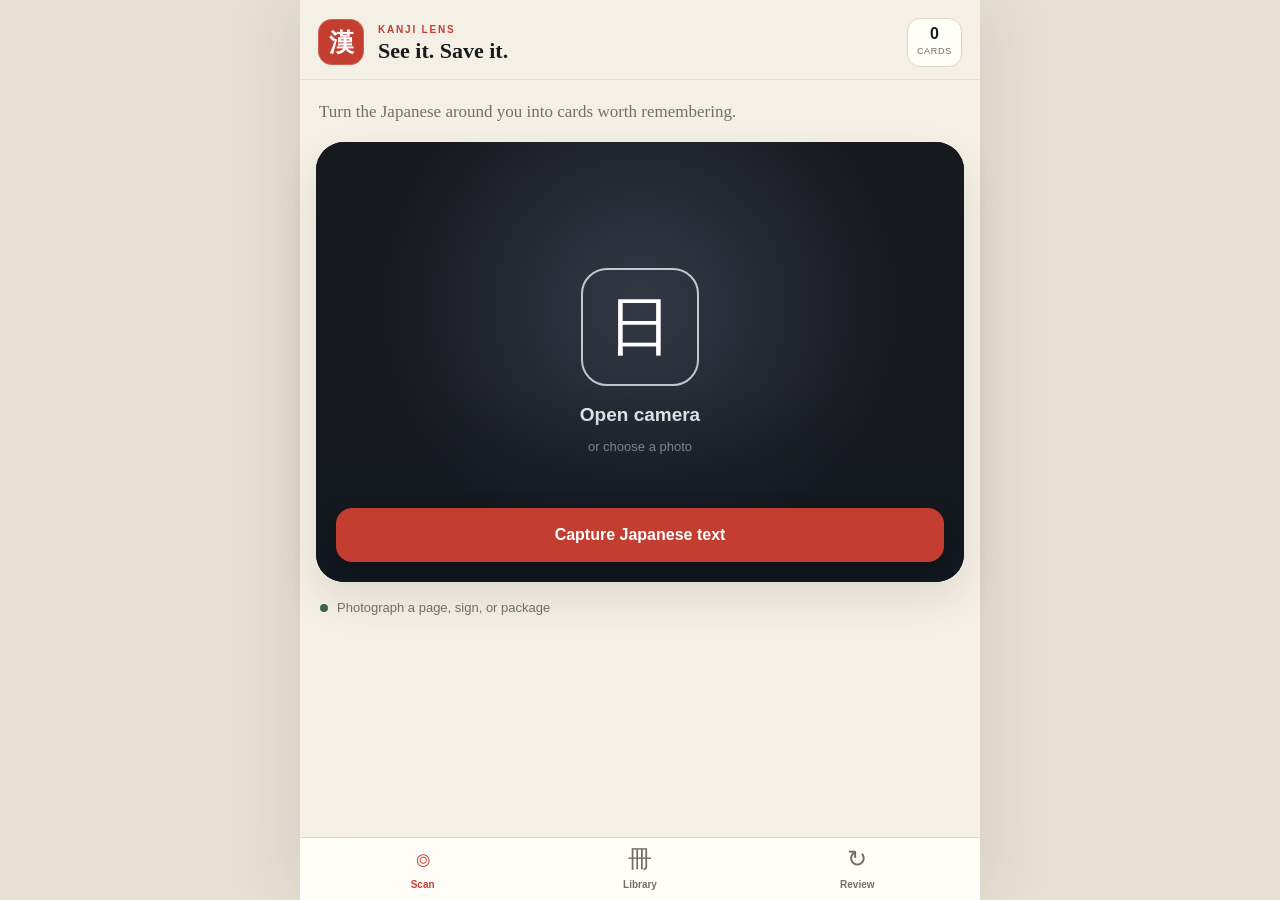
<file: index.html>
<!DOCTYPE html><html lang="en"><head><meta charSet="utf-8"/><meta name="viewport" content="width=device-width, initial-scale=1, viewport-fit=cover"/><link rel="stylesheet" href="/_next/static/chunks/09rrmojhpho5~.css" data-precedence="next"/><link rel="preload" as="script" fetchPriority="low" href="/_next/static/chunks/0-t57aycj0uqz.js"/><script src="/_next/static/chunks/0jhhy4hnl.00e.js" async=""></script><script src="/_next/static/chunks/10mplx1qo1yfm.js" async=""></script><script src="/_next/static/chunks/turbopack-0hal_d3g2z985.js" async=""></script><script src="/_next/static/chunks/0os4r2b_q-rny.js" async=""></script><script src="/_next/static/chunks/0pjfzf3w1825x.js" async=""></script><meta name="theme-color" content="#f5f0e5"/><title>Kanji Lens</title><meta name="description" content="Scan Japanese text, save kanji, review them, and export to Anki."/><meta name="application-name" content="Kanji Lens"/><link rel="manifest" href="/manifest.webmanifest"/><meta name="mobile-web-app-capable" content="yes"/><meta name="apple-mobile-web-app-title" content="Kanji Lens"/><meta name="apple-mobile-web-app-status-bar-style" content="black-translucent"/><script src="/_next/static/chunks/03~yq9q893hmn.js" noModule=""></script></head><body><div hidden=""><!--$--><!--/$--></div><main class="app-shell"><header class="topbar"><div class="brand-mark" aria-hidden="true">漢</div><div><p class="eyebrow">KANJI LENS</p><h1>See it. Save it.</h1></div><div class="count-pill"><strong>0</strong><span>cards</span></div></header><section class="content"><div class="stack"><p class="lede">Turn the Japanese around you into cards worth remembering.</p><button class="capture-card"><div class="capture-empty"><span class="focus-corners" aria-hidden="true">日</span><strong>Open camera</strong><small>or choose a photo</small></div><span class="camera-button">Capture Japanese text</span></button><input class="visually-hidden" type="file" accept="image/*" capture="environment"/><div class="status-row" aria-live="polite"><span class="status-dot"></span><span>Photograph a page, sign, or package</span></div></div></section><nav class="tabbar" aria-label="Main navigation"><button class="active"><span>⌾</span>Scan</button><button class=""><span>冊</span>Library</button><button class=""><span>↻</span>Review</button></nav></main><!--$--><!--/$--><script src="/_next/static/chunks/0-t57aycj0uqz.js" id="_R_" async=""></script><script>(self.__next_f=self.__next_f||[]).push([0])</script><script>self.__next_f.push([1,"1:\"$Sreact.fragment\"\n2:I[28270,[\"/_next/static/chunks/0os4r2b_q-rny.js\"],\"default\"]\n3:I[7640,[\"/_next/static/chunks/0os4r2b_q-rny.js\"],\"default\"]\n4:I[22789,[\"/_next/static/chunks/0os4r2b_q-rny.js\"],\"ClientPageRoot\"]\n5:I[31713,[\"/_next/static/chunks/0os4r2b_q-rny.js\",\"/_next/static/chunks/0pjfzf3w1825x.js\"],\"default\"]\n8:I[84080,[\"/_next/static/chunks/0os4r2b_q-rny.js\"],\"OutletBoundary\"]\n9:\"$Sreact.suspense\"\nb:I[84080,[\"/_next/static/chunks/0os4r2b_q-rny.js\"],\"ViewportBoundary\"]\nd:I[84080,[\"/_next/static/chunks/0os4r2b_q-rny.js\"],\"MetadataBoundary\"]\nf:I[48574,[\"/_next/static/chunks/0os4r2b_q-rny.js\"],\"default\",1]\n:HL[\"/_next/static/chunks/09rrmojhpho5~.css\",\"style\"]\n"])</script><script>self.__next_f.push([1,"0:{\"P\":null,\"c\":[\"\",\"\"],\"q\":\"\",\"i\":false,\"f\":[[[\"\",{\"children\":[\"__PAGE__\",{}]},\"$undefined\",\"$undefined\",16],[[\"$\",\"$1\",\"c\",{\"children\":[[[\"$\",\"link\",\"0\",{\"rel\":\"stylesheet\",\"href\":\"/_next/static/chunks/09rrmojhpho5~.css\",\"precedence\":\"next\",\"crossOrigin\":\"$undefined\",\"nonce\":\"$undefined\"}],[\"$\",\"script\",\"script-0\",{\"src\":\"/_next/static/chunks/0os4r2b_q-rny.js\",\"async\":true,\"nonce\":\"$undefined\"}]],[\"$\",\"html\",null,{\"lang\":\"en\",\"children\":[\"$\",\"body\",null,{\"children\":[\"$\",\"$L2\",null,{\"parallelRouterKey\":\"children\",\"error\":\"$undefined\",\"errorStyles\":\"$undefined\",\"errorScripts\":\"$undefined\",\"template\":[\"$\",\"$L3\",null,{}],\"templateStyles\":\"$undefined\",\"templateScripts\":\"$undefined\",\"notFound\":[[[\"$\",\"title\",null,{\"children\":\"404: This page could not be found.\"}],[\"$\",\"div\",null,{\"style\":{\"fontFamily\":\"system-ui,\\\"Segoe UI\\\",Roboto,Helvetica,Arial,sans-serif,\\\"Apple Color Emoji\\\",\\\"Segoe UI Emoji\\\"\",\"height\":\"100vh\",\"textAlign\":\"center\",\"display\":\"flex\",\"flexDirection\":\"column\",\"alignItems\":\"center\",\"justifyContent\":\"center\"},\"children\":[\"$\",\"div\",null,{\"children\":[[\"$\",\"style\",null,{\"dangerouslySetInnerHTML\":{\"__html\":\"body{color:#000;background:#fff;margin:0}.next-error-h1{border-right:1px solid rgba(0,0,0,.3)}@media (prefers-color-scheme:dark){body{color:#fff;background:#000}.next-error-h1{border-right:1px solid rgba(255,255,255,.3)}}\"}}],[\"$\",\"h1\",null,{\"className\":\"next-error-h1\",\"style\":{\"display\":\"inline-block\",\"margin\":\"0 20px 0 0\",\"padding\":\"0 23px 0 0\",\"fontSize\":24,\"fontWeight\":500,\"verticalAlign\":\"top\",\"lineHeight\":\"49px\"},\"children\":404}],[\"$\",\"div\",null,{\"style\":{\"display\":\"inline-block\"},\"children\":[\"$\",\"h2\",null,{\"style\":{\"fontSize\":14,\"fontWeight\":400,\"lineHeight\":\"49px\",\"margin\":0},\"children\":\"This page could not be found.\"}]}]]}]}]],[]],\"forbidden\":\"$undefined\",\"unauthorized\":\"$undefined\"}]}]}]]}],{\"children\":[[\"$\",\"$1\",\"c\",{\"children\":[[\"$\",\"$L4\",null,{\"Component\":\"$5\",\"serverProvidedParams\":{\"searchParams\":{},\"params\":{},\"promises\":[\"$@6\",\"$@7\"]}}],[[\"$\",\"script\",\"script-0\",{\"src\":\"/_next/static/chunks/0pjfzf3w1825x.js\",\"async\":true,\"nonce\":\"$undefined\"}]],[\"$\",\"$L8\",null,{\"children\":[\"$\",\"$9\",null,{\"name\":\"Next.MetadataOutlet\",\"children\":\"$@a\"}]}]]}],{},null,false,null]},null,false,null],[\"$\",\"$1\",\"h\",{\"children\":[null,[\"$\",\"$Lb\",null,{\"children\":\"$Lc\"}],[\"$\",\"div\",null,{\"hidden\":true,\"children\":[\"$\",\"$Ld\",null,{\"children\":[\"$\",\"$9\",null,{\"name\":\"Next.Metadata\",\"children\":\"$Le\"}]}]}],null]}],false]],\"m\":\"$undefined\",\"G\":[\"$f\",[[\"$\",\"link\",\"0\",{\"rel\":\"stylesheet\",\"href\":\"/_next/static/chunks/09rrmojhpho5~.css\",\"precedence\":\"next\",\"crossOrigin\":\"$undefined\",\"nonce\":\"$undefined\"}]]],\"S\":true,\"h\":null,\"s\":\"$undefined\",\"l\":\"$undefined\",\"p\":\"$undefined\",\"d\":\"$undefined\",\"b\":\"vJOe5XSX6g_XEyY_dNItp\"}\n"])</script><script>self.__next_f.push([1,"6:{}\n7:\"$0:f:0:1:1:children:0:props:children:0:props:serverProvidedParams:params\"\n"])</script><script>self.__next_f.push([1,"c:[[\"$\",\"meta\",\"0\",{\"charSet\":\"utf-8\"}],[\"$\",\"meta\",\"1\",{\"name\":\"viewport\",\"content\":\"width=device-width, initial-scale=1, viewport-fit=cover\"}],[\"$\",\"meta\",\"2\",{\"name\":\"theme-color\",\"content\":\"#f5f0e5\"}]]\n"])</script><script>self.__next_f.push([1,"a:null\ne:[[\"$\",\"title\",\"0\",{\"children\":\"Kanji Lens\"}],[\"$\",\"meta\",\"1\",{\"name\":\"description\",\"content\":\"Scan Japanese text, save kanji, review them, and export to Anki.\"}],[\"$\",\"meta\",\"2\",{\"name\":\"application-name\",\"content\":\"Kanji Lens\"}],[\"$\",\"link\",\"3\",{\"rel\":\"manifest\",\"href\":\"/manifest.webmanifest\",\"crossOrigin\":\"$undefined\"}],[\"$\",\"meta\",\"4\",{\"name\":\"mobile-web-app-capable\",\"content\":\"yes\"}],[\"$\",\"meta\",\"5\",{\"name\":\"apple-mobile-web-app-title\",\"content\":\"Kanji Lens\"}],[\"$\",\"meta\",\"6\",{\"name\":\"apple-mobile-web-app-status-bar-style\",\"content\":\"black-translucent\"}]]\n"])</script></body></html>
</file>
<file: _next/static/chunks/09rrmojhpho5~.css>
@layer theme{:root,:host{--font-sans:ui-sans-serif, system-ui, sans-serif, "Apple Color Emoji", "Segoe UI Emoji", "Segoe UI Symbol", "Noto Color Emoji";--font-mono:ui-monospace, SFMono-Regular, Menlo, Monaco, Consolas, "Liberation Mono", "Courier New", monospace;--spacing:.25rem;--default-font-family:var(--font-sans);--default-mono-font-family:var(--font-mono)}}@layer base{*,:after,:before,::backdrop{box-sizing:border-box;border:0 solid;margin:0;padding:0}::file-selector-button{box-sizing:border-box;border:0 solid;margin:0;padding:0}html,:host{-webkit-text-size-adjust:100%;tab-size:4;line-height:1.5;font-family:var(--default-font-family,ui-sans-serif, system-ui, sans-serif, "Apple Color Emoji", "Segoe UI Emoji", "Segoe UI Symbol", "Noto Color Emoji");font-feature-settings:var(--default-font-feature-settings,normal);font-variation-settings:var(--default-font-variation-settings,normal);-webkit-tap-highlight-color:transparent}hr{height:0;color:inherit;border-top-width:1px}abbr:where([title]){-webkit-text-decoration:underline dotted;text-decoration:underline dotted}h1,h2,h3,h4,h5,h6{font-size:inherit;font-weight:inherit}a{color:inherit;-webkit-text-decoration:inherit;-webkit-text-decoration:inherit;-webkit-text-decoration:inherit;-webkit-text-decoration:inherit;text-decoration:inherit}b,strong{font-weight:bolder}code,kbd,samp,pre{font-family:var(--default-mono-font-family,ui-monospace, SFMono-Regular, Menlo, Monaco, Consolas, "Liberation Mono", "Courier New", monospace);font-feature-settings:var(--default-mono-font-feature-settings,normal);font-variation-settings:var(--default-mono-font-variation-settings,normal);font-size:1em}small{font-size:80%}sub,sup{vertical-align:baseline;font-size:75%;line-height:0;position:relative}sub{bottom:-.25em}sup{top:-.5em}table{text-indent:0;border-color:inherit;border-collapse:collapse}:-moz-focusring{outline:auto}progress{vertical-align:baseline}summary{display:list-item}ol,ul,menu{list-style:none}img,svg,video,canvas,audio,iframe,embed,object{vertical-align:middle;display:block}img,video{max-width:100%;height:auto}button,input,select,optgroup,textarea{font:inherit;font-feature-settings:inherit;font-variation-settings:inherit;letter-spacing:inherit;color:inherit;opacity:1;background-color:#0000;border-radius:0}::file-selector-button{font:inherit;font-feature-settings:inherit;font-variation-settings:inherit;letter-spacing:inherit;color:inherit;opacity:1;background-color:#0000;border-radius:0}:where(select:is([multiple],[size])) optgroup{font-weight:bolder}:where(select:is([multiple],[size])) optgroup option{padding-inline-start:20px}::file-selector-button{margin-inline-end:4px}::placeholder{opacity:1}@supports (not ((-webkit-appearance:-apple-pay-button))) or (contain-intrinsic-size:1px){::placeholder{color:currentColor}@supports (color:color-mix(in lab, red, red)){::placeholder{color:color-mix(in oklab, currentcolor 50%, transparent)}}}textarea{resize:vertical}::-webkit-search-decoration{-webkit-appearance:none}::-webkit-date-and-time-value{min-height:1lh;text-align:inherit}::-webkit-datetime-edit{display:inline-flex}::-webkit-datetime-edit-fields-wrapper{padding:0}::-webkit-datetime-edit{padding-block:0}::-webkit-datetime-edit-year-field{padding-block:0}::-webkit-datetime-edit-month-field{padding-block:0}::-webkit-datetime-edit-day-field{padding-block:0}::-webkit-datetime-edit-hour-field{padding-block:0}::-webkit-datetime-edit-minute-field{padding-block:0}::-webkit-datetime-edit-second-field{padding-block:0}::-webkit-datetime-edit-millisecond-field{padding-block:0}::-webkit-datetime-edit-meridiem-field{padding-block:0}::-webkit-calendar-picker-indicator{line-height:1}:-moz-ui-invalid{box-shadow:none}button,input:where([type=button],[type=reset],[type=submit]){appearance:button}::file-selector-button{appearance:button}::-webkit-inner-spin-button{height:auto}::-webkit-outer-spin-button{height:auto}[hidden]:where(:not([hidden=until-found])){display:none!important}}@layer components;@layer utilities{.relative{position:relative}.start{inset-inline-start:var(--spacing)}.table{display:table}}:root{--paper:#f5f0e5;--white:#fffdf8;--ink:#191b20;--muted:#737069;--line:#ddd5c5;--red:#c43d31;--red-dark:#9f2b23;--moss:#3f6651}*{box-sizing:border-box}html{background:var(--paper)}body{background:var(--paper);color:var(--ink);margin:0;font-family:-apple-system,BlinkMacSystemFont,Segoe UI,sans-serif}button,input{font:inherit}button{-webkit-tap-highlight-color:transparent}.app-shell{max-width:680px;min-height:100dvh;padding-bottom:calc(94px + env(safe-area-inset-bottom));margin:0 auto}.topbar{padding:calc(18px + env(safe-area-inset-top)) 18px 12px;z-index:5;background:var(--paper);grid-template-columns:48px 1fr auto;align-items:center;gap:12px;display:grid;position:sticky;top:0}@supports (color:color-mix(in lab, red, red)){.topbar{background:color-mix(in srgb, var(--paper) 92%, transparent)}}.topbar{-webkit-backdrop-filter:blur(18px);backdrop-filter:blur(18px);border-bottom:1px solid var(--line)}@supports (color:color-mix(in lab, red, red)){.topbar{border-bottom:1px solid color-mix(in srgb, var(--line) 65%, transparent)}}.brand-mark{color:#fff;background:var(--red);border-radius:14px;place-items:center;width:46px;height:46px;font:700 25px/1 ui-serif,Yu Mincho,serif;display:grid;box-shadow:inset 0 0 0 1px #ffffff30}.eyebrow{color:var(--red);letter-spacing:.18em;margin:0 0 2px;font-size:10px;font-weight:800}.topbar h1{margin:0;font:700 22px/1.1 ui-serif,Georgia,serif}.count-pill{background:var(--white);border:1px solid var(--line);border-radius:13px;flex-direction:column;align-items:center;min-width:48px;padding:7px 9px;display:flex}.count-pill strong{font-size:16px;line-height:1}.count-pill span{color:var(--muted);text-transform:uppercase;letter-spacing:.08em;margin-top:3px;font-size:9px}.content{padding:20px 16px}.stack{gap:16px;display:grid}.lede{color:var(--muted);margin:0 3px 2px;font:17px/1.45 ui-serif,Georgia,serif}.capture-card{background:var(--ink);color:#fff;cursor:pointer;border:0;border-radius:28px;min-height:390px;padding:0;position:relative;overflow:hidden;box-shadow:0 18px 40px #332b1d1c}.capture-card img{object-fit:cover;opacity:.74;width:100%;height:100%;position:absolute;inset:0}.capture-card:after{content:"";pointer-events:none;background:linear-gradient(#0000 55%,#111820d9);position:absolute;inset:0}.capture-empty{text-align:center;background:radial-gradient(circle at 50% 37%,#333945,#17191f 60%);place-content:center;gap:7px;display:grid;position:absolute;inset:0}.focus-corners{border:2px solid #ffffffb8;border-radius:26px;place-items:center;width:118px;height:118px;margin:0 auto 8px;font:400 64px/1 ui-serif,Yu Mincho,serif;display:grid}.capture-empty strong{font-size:19px}.capture-empty small{color:#ffffff9a;font-size:13px}.camera-button{z-index:1;background:var(--red);text-align:center;border-radius:16px;padding:15px 18px;font-weight:750;position:absolute;bottom:20px;left:20px;right:20px;box-shadow:0 8px 22px #0004}.visually-hidden{clip:rect(0 0 0 0);width:1px;height:1px;position:absolute;overflow:hidden}.status-row{color:var(--muted);align-items:center;gap:9px;padding:0 4px;font-size:13px;display:flex}.status-dot,.pulse-dot{background:var(--moss);border-radius:50%;flex:none;width:8px;height:8px}.pulse-dot{background:var(--red);animation:1s infinite pulse}@keyframes pulse{50%{opacity:.5}}.progress{background:var(--line);border-radius:4px;height:4px;margin-top:-10px;overflow:hidden}.progress span{border-radius:inherit;background:var(--red);height:100%;transition:width .25s;display:block}.panel{border:1px solid var(--line);background:var(--white);border-radius:24px;padding:20px;box-shadow:0 10px 26px #3a2d1710}.section-title{justify-content:space-between;align-items:center;margin-bottom:16px;display:flex}.section-title span{color:var(--red);letter-spacing:.16em;font-size:9px;font-weight:800}.section-title h2{margin:3px 0 0;font:700 22px/1.2 ui-serif,Georgia,serif}.section-title b{min-width:50px;color:var(--red);text-align:center;background:#c43d3110;border-radius:10px;padding:7px 9px;font-size:12px}.kanji-grid{grid-template-columns:repeat(auto-fill,minmax(54px,1fr));gap:9px;display:grid}.result-label{color:var(--muted);letter-spacing:.12em;text-transform:uppercase;margin:18px 0 9px;font-size:10px}.word-grid{flex-wrap:wrap;gap:9px;display:flex}.word-chip{border:1px solid var(--line);background:var(--paper);min-height:48px;color:var(--ink);border-radius:14px;padding:9px 18px;font:600 24px/1 ui-serif,Yu Mincho,serif}.word-chip.selected{border-color:var(--moss);background:var(--moss);color:#fff;box-shadow:0 5px 12px #3f665128}.kanji{aspect-ratio:1;border:1px solid var(--line);background:var(--paper);color:var(--ink);border-radius:14px;font:500 30px/1 ui-serif,Yu Mincho,serif}.kanji.selected{background:var(--red);color:#fff;border-color:var(--red);box-shadow:0 5px 12px #c43d3128}.definition-list{gap:8px;max-height:310px;margin-top:16px;display:grid;overflow-y:auto}.definition-preview{background:var(--paper);border-radius:14px;grid-template-columns:42px 1fr;align-items:center;gap:11px;padding:10px 12px;display:grid}.definition-preview>b{text-align:center;font:500 27px/1 ui-serif,Yu Mincho,serif}.definition-preview>span{gap:3px;min-width:0;display:grid}.definition-preview strong{text-overflow:ellipsis;white-space:nowrap;font-size:13px;overflow:hidden}.definition-preview small{color:var(--muted);text-overflow:ellipsis;white-space:nowrap;font-size:10px;overflow:hidden}.word-definitions{max-height:240px}.word-preview{border-left:3px solid var(--moss);grid-template-columns:minmax(70px,auto) 1fr}.word-preview>b{padding-right:5px;font-size:24px}details{border-top:1px solid var(--line);margin:18px 0;padding-top:14px}summary{color:var(--muted);font-size:13px;font-weight:650}.recognized-text{white-space:pre-wrap;color:var(--ink);font-family:ui-serif,Yu Mincho,serif;line-height:1.6}.primary,.secondary{border-radius:15px;width:100%;padding:14px 18px;font-weight:750}.primary{background:var(--red);color:#fff;border:0}.primary:disabled{opacity:.4}.secondary{border:1px solid var(--line);background:var(--white);color:var(--ink)}.library-tools{grid-template-columns:1fr auto;gap:10px;display:grid}.library-tools input,.card-fields input{border:1px solid var(--line);background:var(--white);min-width:0;color:var(--ink);outline:none}.library-tools input{border-radius:14px;width:100%;padding:13px 15px}.library-tools button{color:#fff;background:var(--ink);border:0;border-radius:14px;padding:0 15px;font-weight:700}.library-tools button:disabled{opacity:.35}.card-list{gap:10px;display:grid}.library-card{border:1px solid var(--line);background:var(--white);border-radius:20px;grid-template-columns:62px 1fr 28px;align-items:center;gap:13px;padding:13px;display:grid}.character-tile{background:var(--paper);border-radius:16px;place-items:center;width:62px;height:62px;font:500 39px/1 ui-serif,Yu Mincho,serif;display:grid}.character-tile.word{letter-spacing:-.06em;font-size:25px}.card-fields{min-width:0}.card-fields>strong{text-overflow:ellipsis;white-space:nowrap;font-size:14px;display:block;overflow:hidden}.card-fields>small{color:var(--moss);text-overflow:ellipsis;white-space:nowrap;margin-top:3px;font-size:10px;display:block;overflow:hidden}.card-fields input{border:0;border-bottom:1px solid var(--line);width:100%;padding:7px 0;font-weight:700}.card-fields input:focus{border-color:var(--red)}.card-fields p{color:var(--muted);text-overflow:ellipsis;white-space:nowrap;margin:7px 0 0;font-size:12px;overflow:hidden}.attribution{color:var(--muted);text-align:center;margin:14px 4px 0;font-size:10px}.attribution a{color:var(--moss)}.delete{width:28px;height:28px;color:var(--muted);background:0 0;border:0;border-radius:50%;font-size:24px}.empty{text-align:center;flex-direction:column;justify-content:center;align-items:center;min-height:52vh;padding:30px;display:flex}.empty>span{border:1px solid var(--line);width:96px;height:96px;color:var(--red);background:var(--white);border-radius:28px;place-items:center;margin-bottom:20px;font:500 54px/1 ui-serif,Yu Mincho,serif;display:grid;box-shadow:0 12px 28px #3a2d1712}.empty h2{margin:0;font:700 25px/1.2 ui-serif,Georgia,serif}.empty p{max-width:340px;color:var(--muted);margin:9px 0 20px;line-height:1.5}.review-actions{gap:10px;width:100%;max-width:300px;display:grid}.review-wrap{gap:16px;display:grid}.review-progress{background:var(--white);border:1px solid var(--line);border-radius:12px;height:28px;position:relative;overflow:hidden}.review-progress i{background:#c43d3120;position:absolute;inset:0 auto 0 0}.review-progress span{z-index:1;color:var(--muted);padding:5px 10px;font-size:11px;font-style:normal;font-weight:700;display:block;position:relative}.study-card{border:1px solid var(--line);width:100%;min-height:470px;color:var(--ink);background:var(--white);border-radius:30px;flex-direction:column;justify-content:center;align-items:center;gap:40px;display:flex;box-shadow:0 20px 42px #3a2d1718}.study-kanji{font:500 132px/1 ui-serif,Yu Mincho,serif}.tap-hint{color:var(--muted);font-size:13px}.answer{border-top:1px solid var(--line);gap:10px;width:80%;padding-top:25px;display:grid}.answer strong{font-size:20px}.answer small{color:var(--muted);line-height:1.5}.ratings{grid-template-columns:repeat(4,1fr);gap:7px;display:grid}.ratings button{border:1px solid var(--line);color:var(--ink);background:var(--white);border-radius:13px;padding:13px 4px;font-size:12px;font-weight:750}.ratings button:first-child{color:var(--red)}.tabbar{z-index:10;width:min(680px,100%);padding:9px 14px calc(8px + env(safe-area-inset-bottom));background:var(--white);grid-template-columns:repeat(3,1fr);display:grid;position:fixed;bottom:0;left:50%;transform:translate(-50%)}@supports (color:color-mix(in lab, red, red)){.tabbar{background:color-mix(in srgb, var(--white) 94%, transparent)}}.tabbar{border-top:1px solid var(--line);-webkit-backdrop-filter:blur(20px);backdrop-filter:blur(20px)}.tabbar button{color:var(--muted);background:0 0;border:0;place-items:center;gap:2px;font-size:10px;font-weight:700;display:grid;position:relative}.tabbar button>span{height:28px;font:500 24px/1 ui-serif,serif}.tabbar button.active{color:var(--red)}.tabbar i{color:#fff;background:var(--red);border-radius:9px;min-width:17px;height:17px;padding:2px 4px;font:700 9px/13px sans-serif;position:absolute;top:-2px;right:calc(50% - 27px)}.toast{z-index:20;left:50%;bottom:calc(92px + env(safe-area-inset-bottom));color:#fff;background:var(--ink);border-radius:14px;width:max-content;max-width:calc(100% - 32px);padding:12px 18px;font-size:13px;font-weight:650;position:fixed;transform:translate(-50%);box-shadow:0 10px 30px #0003}@media (min-width:700px){body{background:#e7e0d3}.app-shell{background:var(--paper);box-shadow:0 0 70px #332b1d20}.capture-card{min-height:440px}}@media (prefers-reduced-motion:reduce){*,:before,:after{scroll-behavior:auto!important;transition:none!important;animation:none!important}}
</file>
